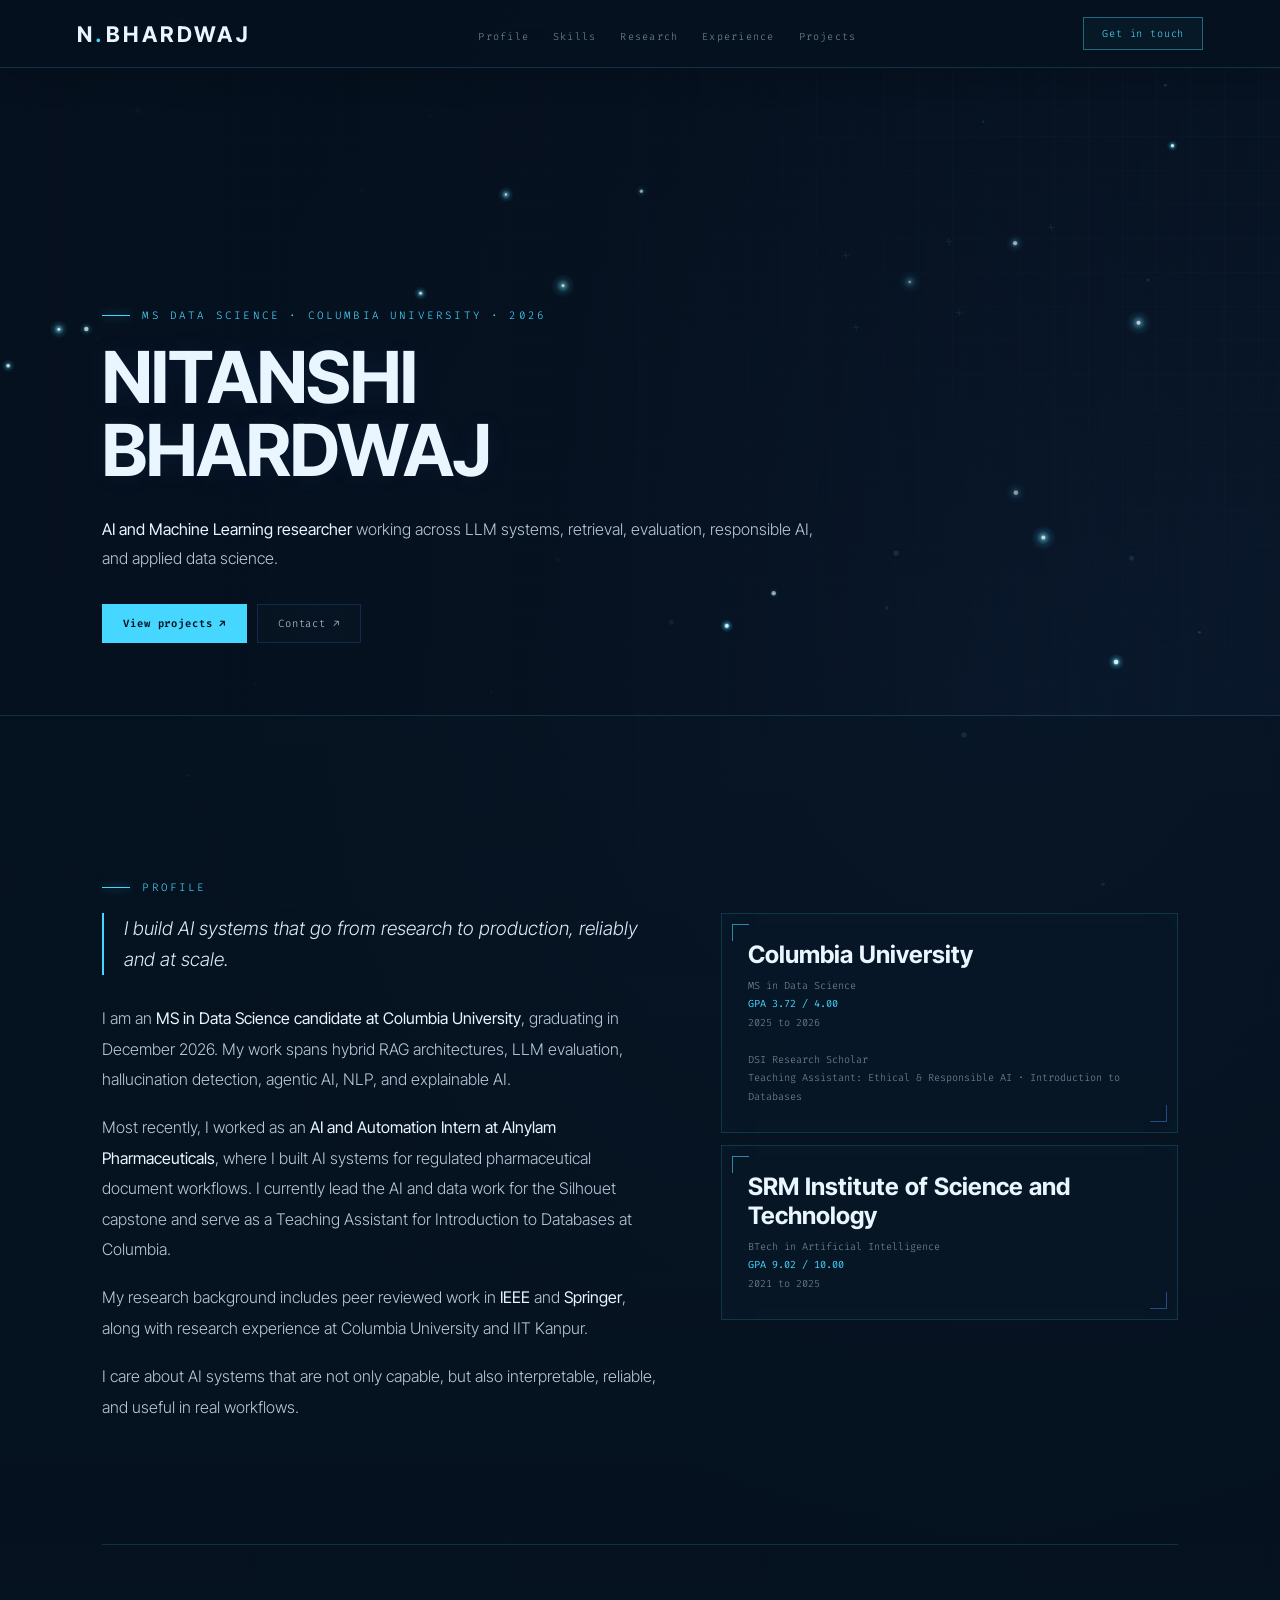
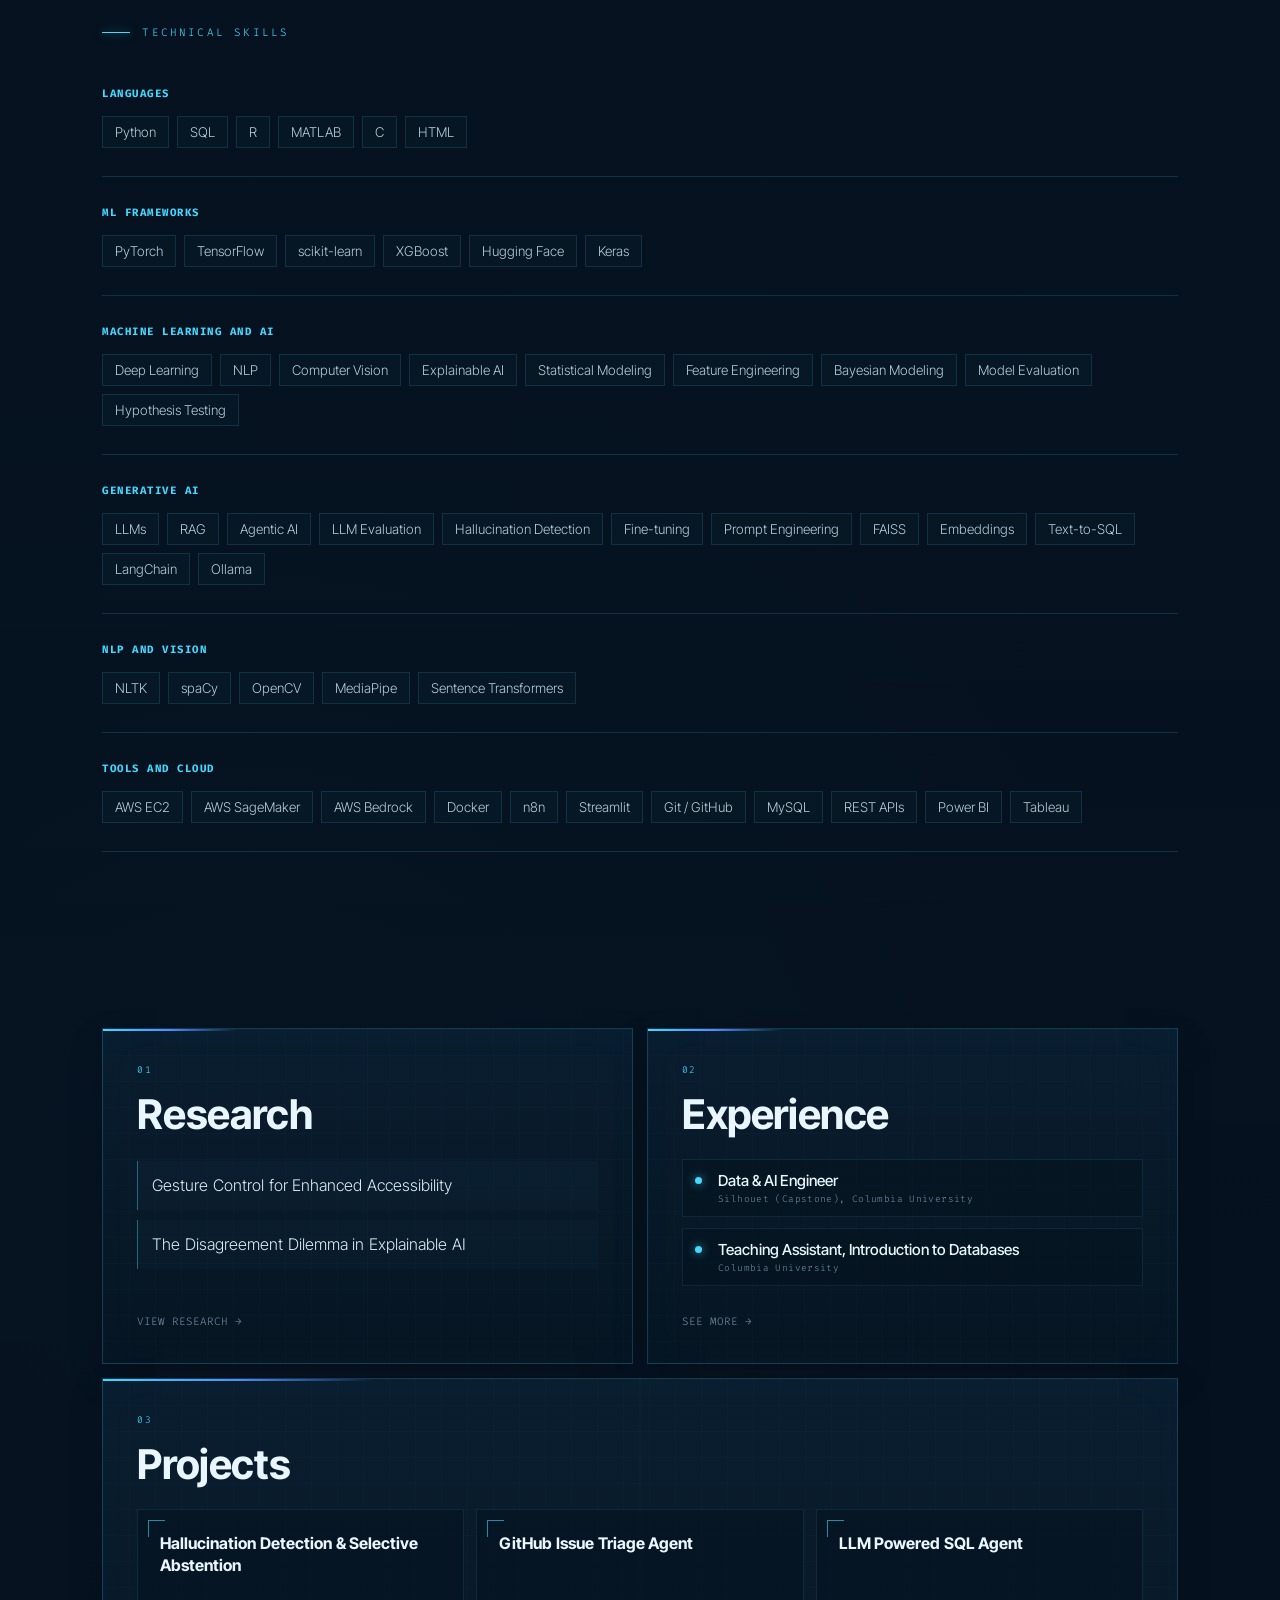
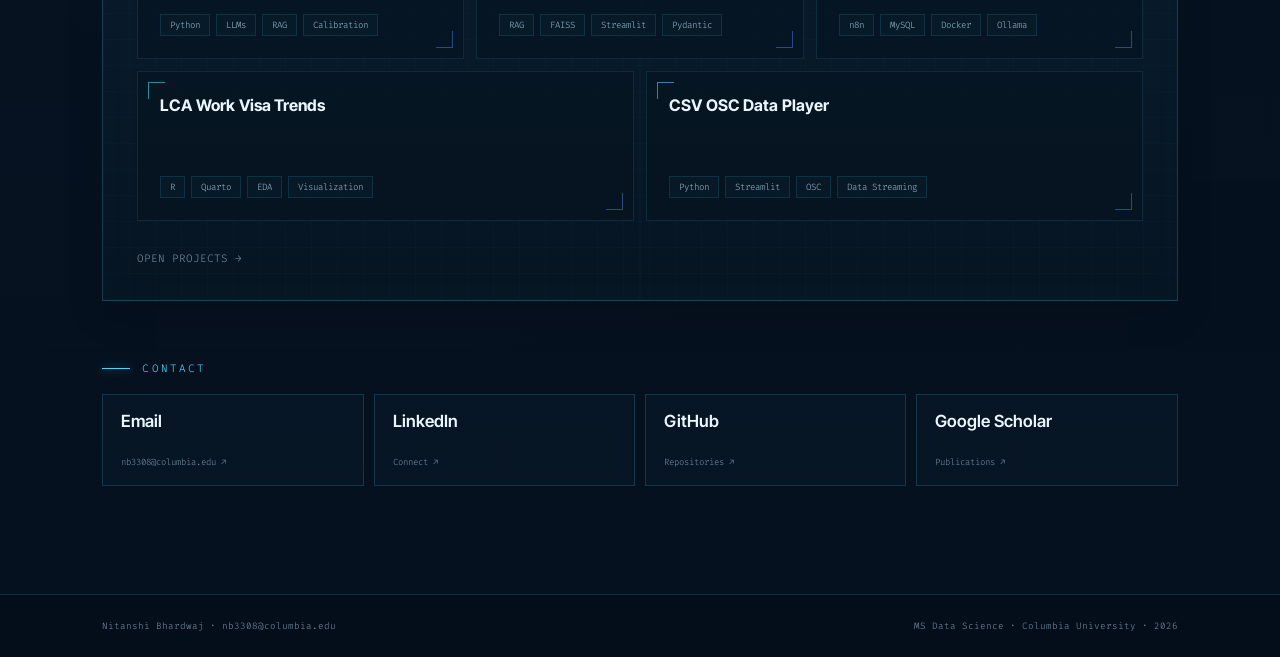
<file: index.html>
<!DOCTYPE html>
<html lang="en">
<head>
<meta charset="UTF-8"/>
<meta name="viewport" content="width=device-width,initial-scale=1.0"/>
<title>Nitanshi Bhardwaj | AI and Data Science</title>
<meta name="description" content="Nitanshi Bhardwaj, Columbia MS Data Science, AI and Machine Learning portfolio"/>
<link href="https://fonts.googleapis.com/css2?family=Inter+Tight:ital,wght@0,300;0,400;0,500;0,600;0,700;1,500;1,600&family=Fira+Code:wght@300;400;500&display=swap" rel="stylesheet"/>
<link rel="stylesheet" href="assets/site.css?v=20261009-9"/>
</head>
<body>
<nav>
<a class="nav-mark" href="index.html">N<span>.</span>BHARDWAJ</a>
<ul class="nav-links">
<li><a href="#profile">Profile</a></li>
<li><a href="#skills">Skills</a></li>
<li><a href="research.html">Research</a></li>
<li><a href="experience.html?v=20261009-9">Experience</a></li>
<li><a href="projects.html">Projects</a></li>
</ul>
<a class="nav-cta" href="#contact">Get in touch</a>
</nav>

<section class="hero">
<div class="hero-inner">
<div class="kicker">MS Data Science · Columbia University · 2026</div>
<h1>NITANSHI<br/>BHARDWAJ</h1>
<p class="hero-copy"><strong>AI and Machine Learning researcher</strong> working across LLM systems, retrieval, evaluation, responsible AI, and applied data science.</p>
<div class="hero-actions">
<a class="btn primary" href="projects.html">View projects ↗</a>
<a class="btn" href="#contact">Contact ↗</a>
</div>
</div>
</section>

<main class="home-sections">

<section id="profile" class="page home-block">
<div class="kicker">Profile</div>
<div class="content-grid">
<div class="prose">
<div class="quote">I build AI systems that go from research to production, reliably and at scale.</div>
<p>I am an <strong>MS in Data Science candidate at Columbia University</strong>, graduating in December 2026. My work spans hybrid RAG architectures, LLM evaluation, hallucination detection, agentic AI, NLP, and explainable AI.</p>
<p>Most recently, I worked as an <strong>AI and Automation Intern at Alnylam Pharmaceuticals</strong>, where I built AI systems for regulated pharmaceutical document workflows. I currently lead the AI and data work for the Silhouet capstone and serve as a Teaching Assistant for Introduction to Databases at Columbia.</p>
<p>My research background includes peer reviewed work in <strong>IEEE</strong> and <strong>Springer</strong>, along with research experience at Columbia University and IIT Kanpur.</p>
<p>I care about AI systems that are not only capable, but also interpretable, reliable, and useful in real workflows.</p>
</div>
<div>
<div class="info-card"><h3>Columbia University</h3><div class="meta">MS in Data Science<br/><strong>GPA 3.72 / 4.00</strong><br/>2025 to 2026<br/><br/>DSI Research Scholar<br/>Teaching Assistant: Ethical &amp; Responsible AI · Introduction to Databases</div></div>
<div class="info-card"><h3>SRM Institute of Science and Technology</h3><div class="meta">BTech in Artificial Intelligence<br/><strong>GPA 9.02 / 10.00</strong><br/>2021 to 2025</div></div>
</div>
</div>
</section>

<section id="skills" class="page home-block">
<div class="kicker">Technical Skills</div>
<div class="skill-group"><h3>Languages</h3><div class="skill-pills"><span class="skill-pill">Python</span><span class="skill-pill">SQL</span><span class="skill-pill">R</span><span class="skill-pill">MATLAB</span><span class="skill-pill">C</span><span class="skill-pill">HTML</span></div></div>
<div class="skill-group"><h3>ML Frameworks</h3><div class="skill-pills"><span class="skill-pill">PyTorch</span><span class="skill-pill">TensorFlow</span><span class="skill-pill">scikit-learn</span><span class="skill-pill">XGBoost</span><span class="skill-pill">Hugging Face</span><span class="skill-pill">Keras</span></div></div>
<div class="skill-group"><h3>Machine Learning and AI</h3><div class="skill-pills"><span class="skill-pill">Deep Learning</span><span class="skill-pill">NLP</span><span class="skill-pill">Computer Vision</span><span class="skill-pill">Explainable AI</span><span class="skill-pill">Statistical Modeling</span><span class="skill-pill">Feature Engineering</span><span class="skill-pill">Bayesian Modeling</span><span class="skill-pill">Model Evaluation</span><span class="skill-pill">Hypothesis Testing</span></div></div>
<div class="skill-group"><h3>Generative AI</h3><div class="skill-pills"><span class="skill-pill">LLMs</span><span class="skill-pill">RAG</span><span class="skill-pill">Agentic AI</span><span class="skill-pill">LLM Evaluation</span><span class="skill-pill">Hallucination Detection</span><span class="skill-pill">Fine-tuning</span><span class="skill-pill">Prompt Engineering</span><span class="skill-pill">FAISS</span><span class="skill-pill">Embeddings</span><span class="skill-pill">Text-to-SQL</span><span class="skill-pill">LangChain</span><span class="skill-pill">Ollama</span></div></div>
<div class="skill-group"><h3>NLP and Vision</h3><div class="skill-pills"><span class="skill-pill">NLTK</span><span class="skill-pill">spaCy</span><span class="skill-pill">OpenCV</span><span class="skill-pill">MediaPipe</span><span class="skill-pill">Sentence Transformers</span></div></div>
<div class="skill-group"><h3>Tools and Cloud</h3><div class="skill-pills"><span class="skill-pill">AWS EC2</span><span class="skill-pill">AWS SageMaker</span><span class="skill-pill">AWS Bedrock</span><span class="skill-pill">Docker</span><span class="skill-pill">n8n</span><span class="skill-pill">Streamlit</span><span class="skill-pill">Git / GitHub</span><span class="skill-pill">MySQL</span><span class="skill-pill">REST APIs</span><span class="skill-pill">Power BI</span><span class="skill-pill">Tableau</span></div></div>
</section>

<div class="home-preview-grid">

<section class="preview-card research-preview">
<div class="section-index">01</div>
<a class="preview-title-link" href="research.html"><h2 class="section-title">Research</h2></a>
<div class="preview-list">
<a href="research.html#gesture">Gesture Control for Enhanced Accessibility</a>
<a href="research.html#xai">The Disagreement Dilemma in Explainable AI</a>
</div>
<a class="section-arrow" href="research.html">VIEW RESEARCH →</a>
</section>

<section class="preview-card experience-preview">
<div class="section-index">02</div>
<a class="preview-title-link" href="experience.html?v=20261009-9"><h2 class="section-title">Experience</h2></a>
<div class="current-role-list">
<div class="current-role"><span class="status-dot"></span><div><strong>Data &amp; AI Engineer</strong><small>Silhouet (Capstone), Columbia University</small></div></div>
<div class="current-role"><span class="status-dot"></span><div><strong>Teaching Assistant, Introduction to Databases</strong><small>Columbia University</small></div></div>
</div>
<a class="section-arrow" href="experience.html?v=20261009-9">SEE MORE →</a>
</section>

<section class="preview-card projects-preview">
<div class="section-index">03</div>
<a class="preview-title-link" href="projects.html"><h2 class="section-title">Projects</h2></a>
<div class="project-home-grid">
<a class="project-mini" href="projects.html#hallucination"><h3>Hallucination Detection &amp; Selective Abstention</h3><div class="tags"><span class="tag">Python</span><span class="tag">LLMs</span><span class="tag">RAG</span><span class="tag">Calibration</span></div></a>
<a class="project-mini" href="projects.html#triage"><h3>GitHub Issue Triage Agent</h3><div class="tags"><span class="tag">RAG</span><span class="tag">FAISS</span><span class="tag">Streamlit</span><span class="tag">Pydantic</span></div></a>
<a class="project-mini" href="projects.html#sql-agent"><h3>LLM Powered SQL Agent</h3><div class="tags"><span class="tag">n8n</span><span class="tag">MySQL</span><span class="tag">Docker</span><span class="tag">Ollama</span></div></a>
<a class="project-mini" href="projects.html#visa"><h3>LCA Work Visa Trends</h3><div class="tags"><span class="tag">R</span><span class="tag">Quarto</span><span class="tag">EDA</span><span class="tag">Visualization</span></div></a>
<a class="project-mini" href="projects.html#dataplayer"><h3>CSV OSC Data Player</h3><div class="tags"><span class="tag">Python</span><span class="tag">Streamlit</span><span class="tag">OSC</span><span class="tag">Data Streaming</span></div></a>
</div>
<a class="section-arrow" href="projects.html">OPEN PROJECTS →</a>
</section>

<section id="contact" class="home-contact">
<div class="kicker">Contact</div>
<div class="contact-mini-grid">
<a class="contact-mini" href="mailto:nb3308@columbia.edu"><strong>Email</strong><span>nb3308@columbia.edu ↗</span></a>
<a class="contact-mini" href="https://linkedin.com/in/nitanshi-bhardwaj" target="_blank"><strong>LinkedIn</strong><span>Connect ↗</span></a>
<a class="contact-mini" href="https://github.com/Nitanshi-Bhardwaj" target="_blank"><strong>GitHub</strong><span>Repositories ↗</span></a>
<a class="contact-mini" href="https://scholar.google.com/citations?user=kpOdxfIAAAAJ" target="_blank"><strong>Google Scholar</strong><span>Publications ↗</span></a>
</div>
</section>

</div>
</main>

<footer>
<span>Nitanshi Bhardwaj · nb3308@columbia.edu</span>
<span>MS Data Science · Columbia University · 2026</span>
</footer>
<script src="assets/site.js?v=20261009-9"></script>
</body>
</html>
</file>
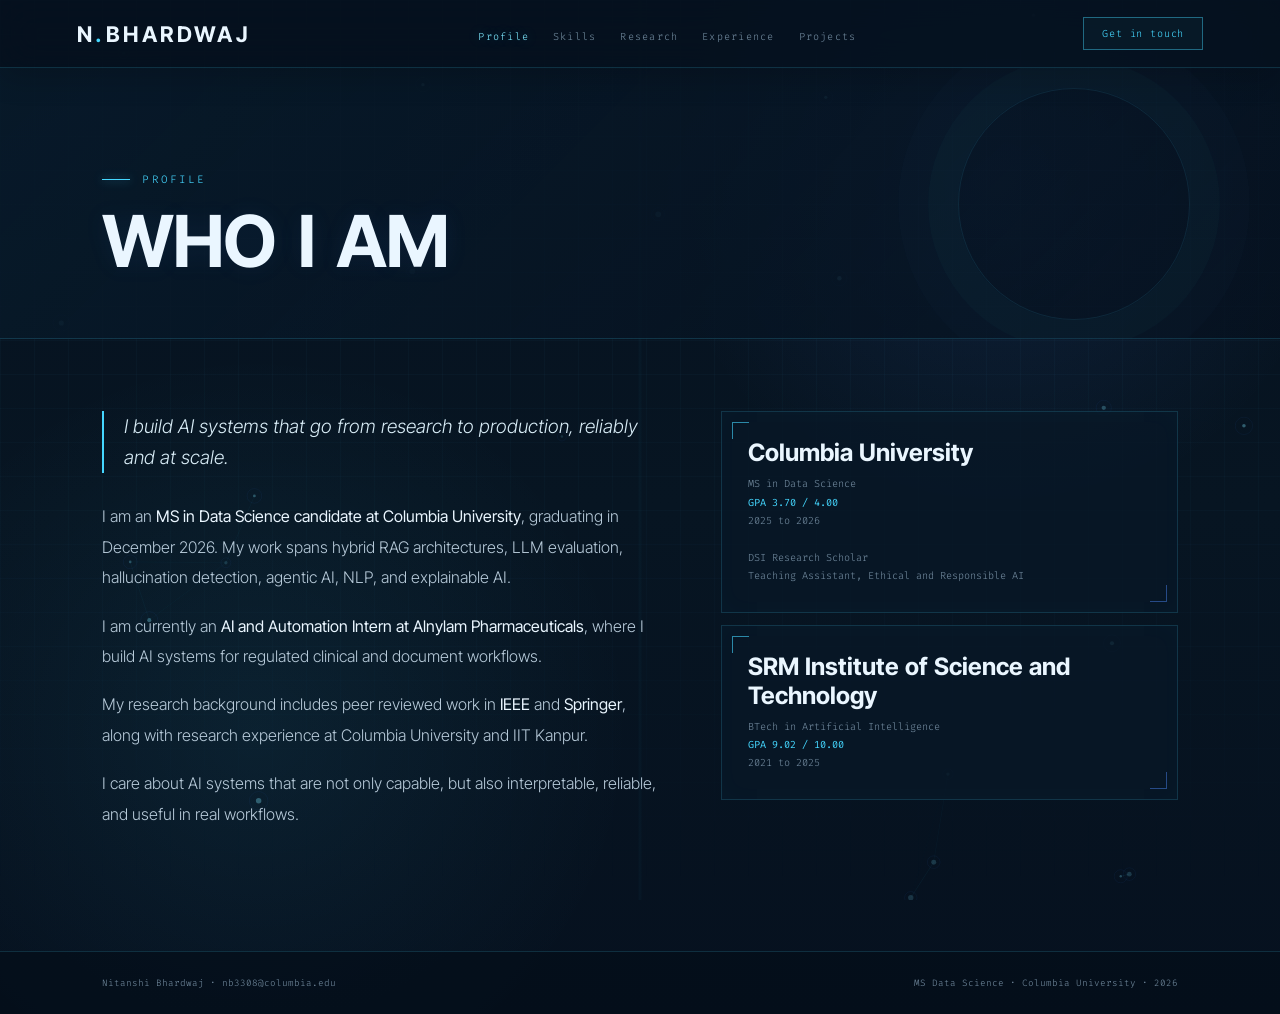
<file: about.html>
<!DOCTYPE html>
<html lang="en">
<head>
<meta charset="UTF-8"/>
<meta name="viewport" content="width=device-width,initial-scale=1.0"/>
<title>Profile | Nitanshi Bhardwaj</title>
<meta name="description" content="Nitanshi Bhardwaj, Columbia MS Data Science, AI and Machine Learning portfolio"/>
<link href="https://fonts.googleapis.com/css2?family=Inter+Tight:ital,wght@0,300;0,400;0,500;0,600;0,700;1,500;1,600&family=Fira+Code:wght@300;400;500&display=swap" rel="stylesheet"/>
<link rel="stylesheet" href="assets/site.css?v=20261009-9"/>
</head><body><nav>
<a class="nav-mark" href="index.html">N<span>.</span>BHARDWAJ</a>
<ul class="nav-links">
<li><a class="active" href="about.html">Profile</a></li>
<li><a class="" href="skills.html">Skills</a></li>
<li><a class="" href="research.html">Research</a></li>
<li><a class="" href="experience.html">Experience</a></li>
<li><a class="" href="projects.html">Projects</a></li>
</ul>
<a class="nav-cta" href="index.html#contact">Get in touch</a>
</nav>
<header class="page-head"><div class="kicker">Profile</div><h1>WHO I AM</h1></header>
<main class="page"><div class="content-grid">
<div class="prose"><div class="quote">I build AI systems that go from research to production, reliably and at scale.</div>
<p>I am an <strong>MS in Data Science candidate at Columbia University</strong>, graduating in December 2026. My work spans hybrid RAG architectures, LLM evaluation, hallucination detection, agentic AI, NLP, and explainable AI.</p>
<p>I am currently an <strong>AI and Automation Intern at Alnylam Pharmaceuticals</strong>, where I build AI systems for regulated clinical and document workflows.</p>
<p>My research background includes peer reviewed work in <strong>IEEE</strong> and <strong>Springer</strong>, along with research experience at Columbia University and IIT Kanpur.</p>
<p>I care about AI systems that are not only capable, but also interpretable, reliable, and useful in real workflows.</p></div>
<div><div class="info-card"><h3>Columbia University</h3><div class="meta">MS in Data Science<br/><strong>GPA 3.70 / 4.00</strong><br/>2025 to 2026<br/><br/>DSI Research Scholar<br/>Teaching Assistant, Ethical and Responsible AI</div></div>
<div class="info-card"><h3>SRM Institute of Science and Technology</h3><div class="meta">BTech in Artificial Intelligence<br/><strong>GPA 9.02 / 10.00</strong><br/>2021 to 2025</div></div></div>
</div></main><footer><span>Nitanshi Bhardwaj · nb3308@columbia.edu</span><span>MS Data Science · Columbia University · 2026</span></footer><script src="assets/site.js?v=20261009-9"></script></body></html>
</file>
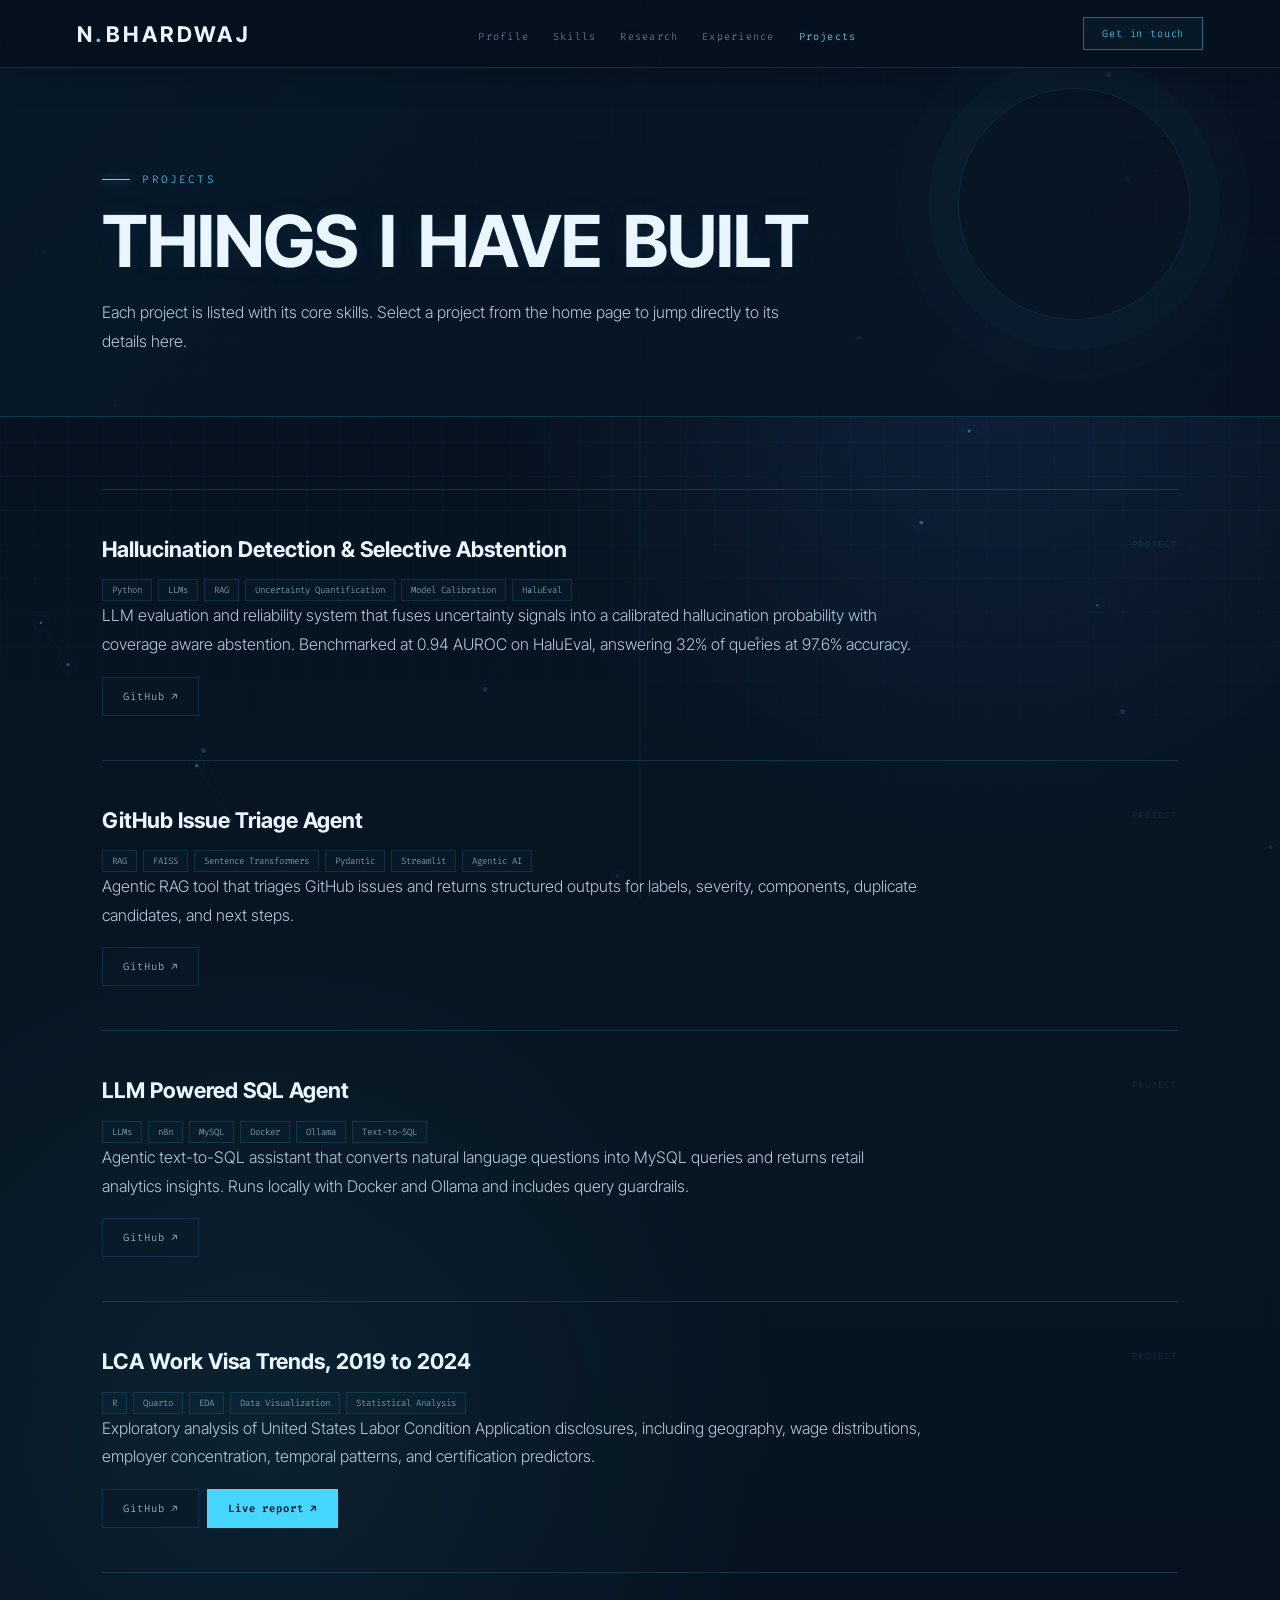
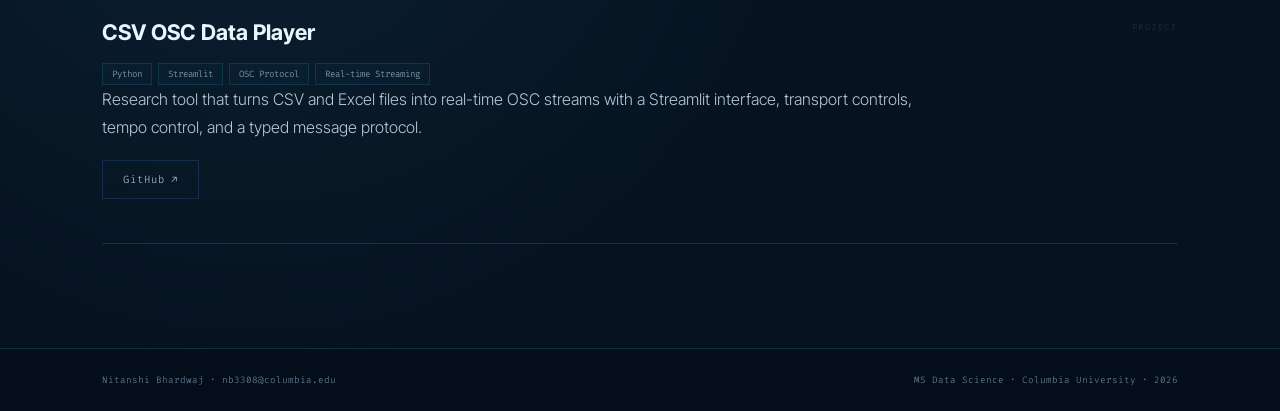
<file: projects.html>
<!DOCTYPE html>
<html lang="en">
<head>
<meta charset="UTF-8"/>
<meta name="viewport" content="width=device-width,initial-scale=1.0"/>
<title>Projects | Nitanshi Bhardwaj</title>
<meta name="description" content="Nitanshi Bhardwaj, Columbia MS Data Science, AI and Machine Learning portfolio"/>
<link href="https://fonts.googleapis.com/css2?family=Inter+Tight:ital,wght@0,300;0,400;0,500;0,600;0,700;1,500;1,600&family=Fira+Code:wght@300;400;500&display=swap" rel="stylesheet"/>
<link rel="stylesheet" href="assets/site.css?v=20261009-9"/>
</head><body><nav>
<a class="nav-mark" href="index.html">N<span>.</span>BHARDWAJ</a>
<ul class="nav-links">
<li><a class="" href="index.html#profile">Profile</a></li>
<li><a class="" href="index.html#skills">Skills</a></li>
<li><a class="" href="research.html">Research</a></li>
<li><a class="" href="experience.html">Experience</a></li>
<li><a class="active" href="projects.html">Projects</a></li>
</ul>
<a class="nav-cta" href="index.html#contact">Get in touch</a>
</nav>
<header class="page-head"><div class="kicker">Projects</div><h1>THINGS I HAVE BUILT</h1><p>Each project is listed with its core skills. Select a project from the home page to jump directly to its details here.</p></header>
<main class="page">
<section id="hallucination" class="project-detail"><h2>Hallucination Detection &amp; Selective Abstention</h2><div class="tags"><span class="tag">Python</span><span class="tag">LLMs</span><span class="tag">RAG</span><span class="tag">Uncertainty Quantification</span><span class="tag">Model Calibration</span><span class="tag">HaluEval</span></div><p>LLM evaluation and reliability system that fuses uncertainty signals into a calibrated hallucination probability with coverage aware abstention. Benchmarked at 0.94 AUROC on HaluEval, answering 32% of queries at 97.6% accuracy.</p><div class="project-links"><a class="btn" href="https://github.com/Nitanshi-Bhardwaj" target="_blank">GitHub ↗</a></div></section>
<section id="triage" class="project-detail"><h2>GitHub Issue Triage Agent</h2><div class="tags"><span class="tag">RAG</span><span class="tag">FAISS</span><span class="tag">Sentence Transformers</span><span class="tag">Pydantic</span><span class="tag">Streamlit</span><span class="tag">Agentic AI</span></div><p>Agentic RAG tool that triages GitHub issues and returns structured outputs for labels, severity, components, duplicate candidates, and next steps.</p><div class="project-links"><a class="btn" href="https://github.com/Nitanshi-Bhardwaj/Github-Issue-Triage-Agent" target="_blank">GitHub ↗</a></div></section>
<section id="sql-agent" class="project-detail"><h2>LLM Powered SQL Agent</h2><div class="tags"><span class="tag">LLMs</span><span class="tag">n8n</span><span class="tag">MySQL</span><span class="tag">Docker</span><span class="tag">Ollama</span><span class="tag">Text-to-SQL</span></div><p>Agentic text-to-SQL assistant that converts natural language questions into MySQL queries and returns retail analytics insights. Runs locally with Docker and Ollama and includes query guardrails.</p><div class="project-links"><a class="btn" href="https://github.com/Nitanshi-Bhardwaj/LLM-SQL-Agent-n8n" target="_blank">GitHub ↗</a></div></section>
<section id="visa" class="project-detail"><h2>LCA Work Visa Trends, 2019 to 2024</h2><div class="tags"><span class="tag">R</span><span class="tag">Quarto</span><span class="tag">EDA</span><span class="tag">Data Visualization</span><span class="tag">Statistical Analysis</span></div><p>Exploratory analysis of United States Labor Condition Application disclosures, including geography, wage distributions, employer concentration, temporal patterns, and certification predictors.</p><div class="project-links"><a class="btn" href="https://github.com/Nitanshi-Bhardwaj/LCA-Work-Visa-Trends" target="_blank">GitHub ↗</a><a class="btn primary" href="https://nitanshi-bhardwaj.github.io/LCA-Work-Visa-Trends/" target="_blank">Live report ↗</a></div></section>
<section id="dataplayer" class="project-detail"><h2>CSV OSC Data Player</h2><div class="tags"><span class="tag">Python</span><span class="tag">Streamlit</span><span class="tag">OSC Protocol</span><span class="tag">Real-time Streaming</span></div><p>Research tool that turns CSV and Excel files into real-time OSC streams with a Streamlit interface, transport controls, tempo control, and a typed message protocol.</p><div class="project-links"><a class="btn" href="https://github.com/Nitanshi-Bhardwaj/CSV-OSC-DataPlayer" target="_blank">GitHub ↗</a></div></section>
</main><footer><span>Nitanshi Bhardwaj · nb3308@columbia.edu</span><span>MS Data Science · Columbia University · 2026</span></footer><script src="assets/site.js?v=20261009-9"></script></body></html>
</file>
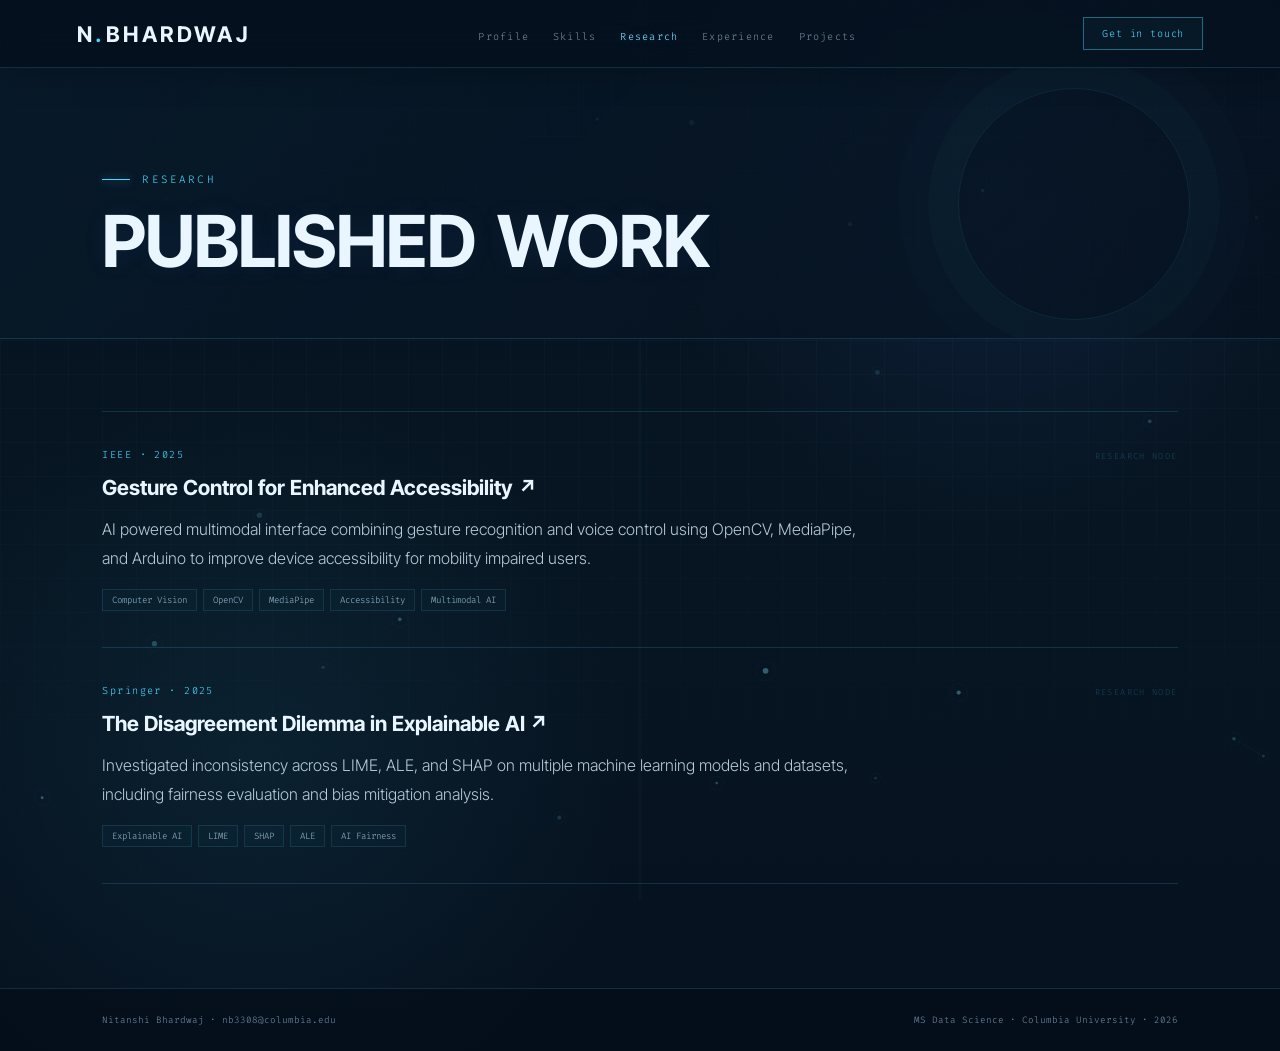
<file: research.html>
<!DOCTYPE html>
<html lang="en">
<head>
<meta charset="UTF-8"/>
<meta name="viewport" content="width=device-width,initial-scale=1.0"/>
<title>Research | Nitanshi Bhardwaj</title>
<meta name="description" content="Nitanshi Bhardwaj research in explainable AI, accessibility, computer vision, and responsible AI"/>
<link href="https://fonts.googleapis.com/css2?family=Inter+Tight:ital,wght@0,300;0,400;0,500;0,600;0,700;1,500;1,600&family=Fira+Code:wght@300;400;500&display=swap" rel="stylesheet"/>
<link rel="stylesheet" href="assets/site.css?v=20261009-9"/>
</head>
<body>
<nav>
<a class="nav-mark" href="index.html">N<span>.</span>BHARDWAJ</a>
<ul class="nav-links">
<li><a href="index.html#profile">Profile</a></li>
<li><a href="index.html#skills">Skills</a></li>
<li><a class="active" href="research.html">Research</a></li>
<li><a href="experience.html">Experience</a></li>
<li><a href="projects.html">Projects</a></li>
</ul>
<a class="nav-cta" href="index.html#contact">Get in touch</a>
</nav>
<header class="page-head"><div class="kicker">Research</div><h1>PUBLISHED WORK</h1></header>
<main class="page"><div class="research-list">
<article id="gesture" class="paper"><div class="paper-label">IEEE · 2025</div><h2><a href="https://ieeexplore.ieee.org/document/11209599" target="_blank">Gesture Control for Enhanced Accessibility ↗</a></h2><p>AI powered multimodal interface combining gesture recognition and voice control using OpenCV, MediaPipe, and Arduino to improve device accessibility for mobility impaired users.</p><div class="tags" style="margin-top:16px"><span class="tag">Computer Vision</span><span class="tag">OpenCV</span><span class="tag">MediaPipe</span><span class="tag">Accessibility</span><span class="tag">Multimodal AI</span></div></article>
<article id="xai" class="paper"><div class="paper-label">Springer · 2025</div><h2><a href="https://link.springer.com/article/10.1007/s13198-025-02712-9" target="_blank">The Disagreement Dilemma in Explainable AI ↗</a></h2><p>Investigated inconsistency across LIME, ALE, and SHAP on multiple machine learning models and datasets, including fairness evaluation and bias mitigation analysis.</p><div class="tags" style="margin-top:16px"><span class="tag">Explainable AI</span><span class="tag">LIME</span><span class="tag">SHAP</span><span class="tag">ALE</span><span class="tag">AI Fairness</span></div></article>
</div></main>
<footer><span>Nitanshi Bhardwaj · nb3308@columbia.edu</span><span>MS Data Science · Columbia University · 2026</span></footer>
<script src="assets/site.js?v=20261009-9"></script>
</body></html>
</file>
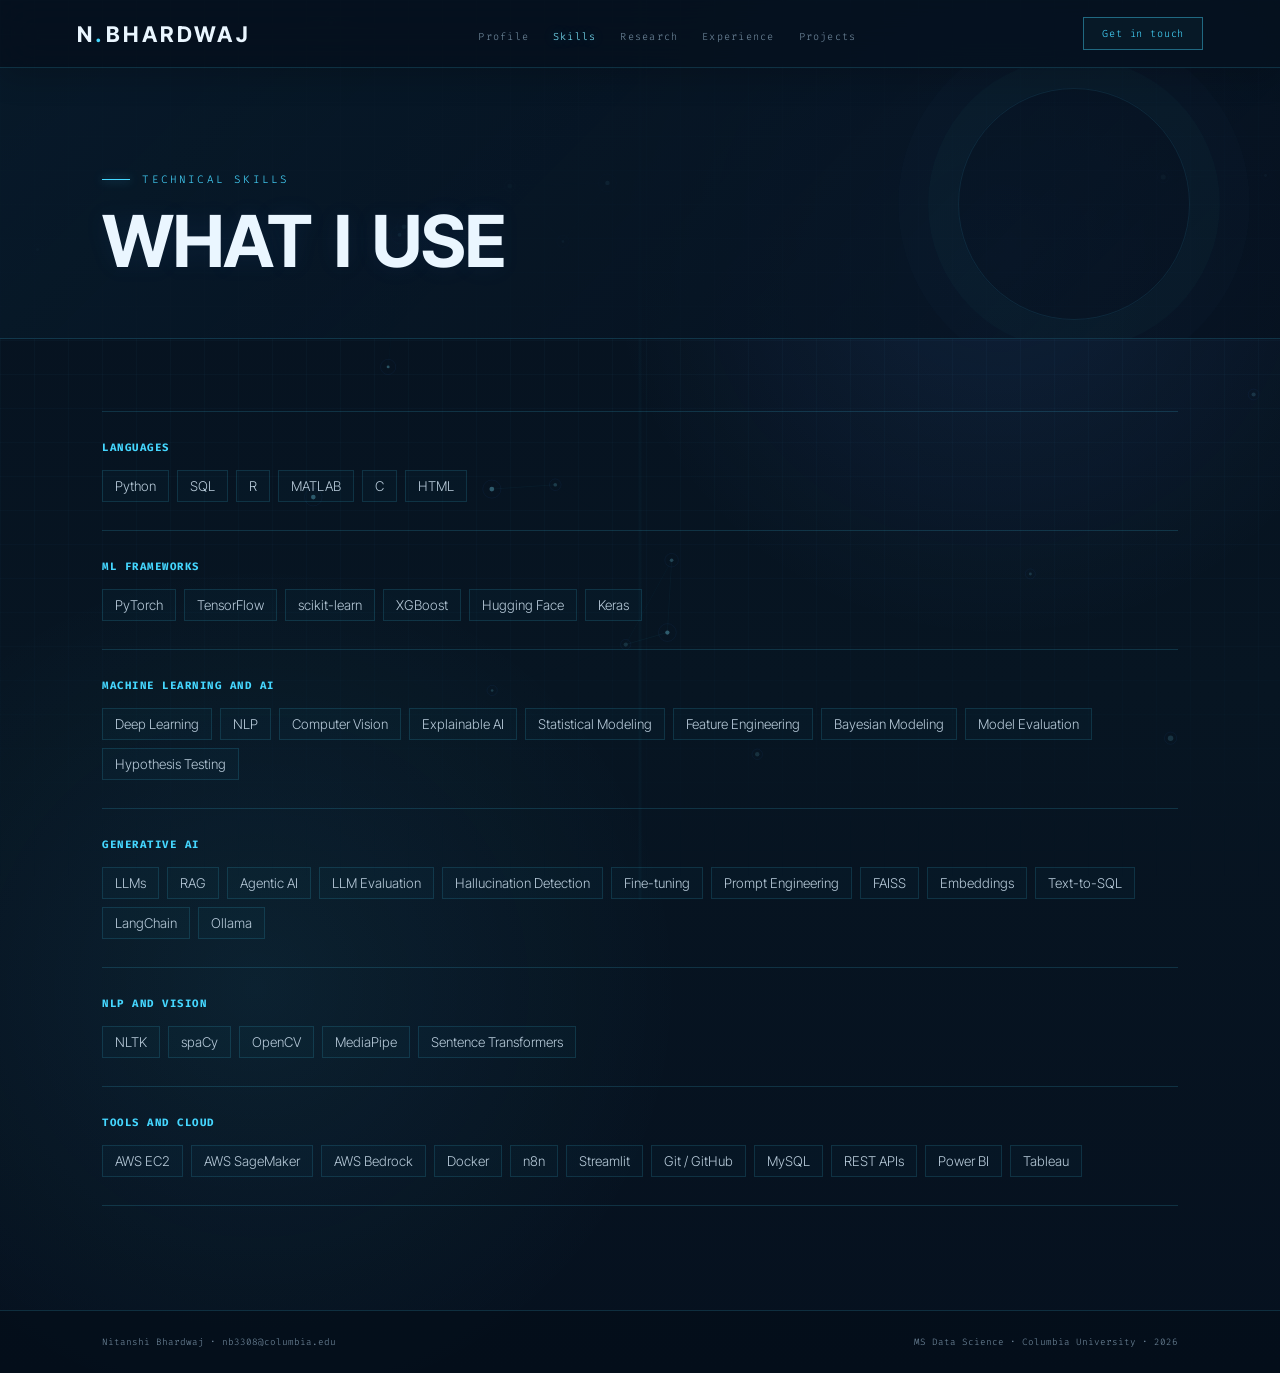
<file: skills.html>
<!DOCTYPE html>
<html lang="en">
<head>
<meta charset="UTF-8"/>
<meta name="viewport" content="width=device-width,initial-scale=1.0"/>
<title>Skills | Nitanshi Bhardwaj</title>
<meta name="description" content="Nitanshi Bhardwaj, Columbia MS Data Science, AI and Machine Learning portfolio"/>
<link href="https://fonts.googleapis.com/css2?family=Inter+Tight:ital,wght@0,300;0,400;0,500;0,600;0,700;1,500;1,600&family=Fira+Code:wght@300;400;500&display=swap" rel="stylesheet"/>
<link rel="stylesheet" href="assets/site.css?v=20261009-9"/>
</head><body><nav>
<a class="nav-mark" href="index.html">N<span>.</span>BHARDWAJ</a>
<ul class="nav-links">
<li><a class="" href="about.html">Profile</a></li>
<li><a class="active" href="skills.html">Skills</a></li>
<li><a class="" href="research.html">Research</a></li>
<li><a class="" href="experience.html">Experience</a></li>
<li><a class="" href="projects.html">Projects</a></li>
</ul>
<a class="nav-cta" href="index.html#contact">Get in touch</a>
</nav>
<header class="page-head"><div class="kicker">Technical Skills</div><h1>WHAT I USE</h1></header>
<main class="page">
<div class="skill-group"><h3>Languages</h3><div class="skill-pills"><span class="skill-pill">Python</span><span class="skill-pill">SQL</span><span class="skill-pill">R</span><span class="skill-pill">MATLAB</span><span class="skill-pill">C</span><span class="skill-pill">HTML</span></div></div>
<div class="skill-group"><h3>ML Frameworks</h3><div class="skill-pills"><span class="skill-pill">PyTorch</span><span class="skill-pill">TensorFlow</span><span class="skill-pill">scikit-learn</span><span class="skill-pill">XGBoost</span><span class="skill-pill">Hugging Face</span><span class="skill-pill">Keras</span></div></div>
<div class="skill-group"><h3>Machine Learning and AI</h3><div class="skill-pills"><span class="skill-pill">Deep Learning</span><span class="skill-pill">NLP</span><span class="skill-pill">Computer Vision</span><span class="skill-pill">Explainable AI</span><span class="skill-pill">Statistical Modeling</span><span class="skill-pill">Feature Engineering</span><span class="skill-pill">Bayesian Modeling</span><span class="skill-pill">Model Evaluation</span><span class="skill-pill">Hypothesis Testing</span></div></div>
<div class="skill-group"><h3>Generative AI</h3><div class="skill-pills"><span class="skill-pill">LLMs</span><span class="skill-pill">RAG</span><span class="skill-pill">Agentic AI</span><span class="skill-pill">LLM Evaluation</span><span class="skill-pill">Hallucination Detection</span><span class="skill-pill">Fine-tuning</span><span class="skill-pill">Prompt Engineering</span><span class="skill-pill">FAISS</span><span class="skill-pill">Embeddings</span><span class="skill-pill">Text-to-SQL</span><span class="skill-pill">LangChain</span><span class="skill-pill">Ollama</span></div></div>
<div class="skill-group"><h3>NLP and Vision</h3><div class="skill-pills"><span class="skill-pill">NLTK</span><span class="skill-pill">spaCy</span><span class="skill-pill">OpenCV</span><span class="skill-pill">MediaPipe</span><span class="skill-pill">Sentence Transformers</span></div></div>
<div class="skill-group"><h3>Tools and Cloud</h3><div class="skill-pills"><span class="skill-pill">AWS EC2</span><span class="skill-pill">AWS SageMaker</span><span class="skill-pill">AWS Bedrock</span><span class="skill-pill">Docker</span><span class="skill-pill">n8n</span><span class="skill-pill">Streamlit</span><span class="skill-pill">Git / GitHub</span><span class="skill-pill">MySQL</span><span class="skill-pill">REST APIs</span><span class="skill-pill">Power BI</span><span class="skill-pill">Tableau</span></div></div>
</main><footer><span>Nitanshi Bhardwaj · nb3308@columbia.edu</span><span>MS Data Science · Columbia University · 2026</span></footer><script src="assets/site.js?v=20261009-9"></script></body></html>
</file>
<file: assets/site.css>
@import url('https://fonts.googleapis.com/css2?family=Inter+Tight:ital,wght@0,300;0,400;0,500;0,600;0,700;1,500;1,600&family=Fira+Code:wght@300;400;500&display=swap');

:root{
  --bg:#06111f;
  --bg2:#081827;
  --panel:rgba(8,24,39,.78);
  --panel2:rgba(10,31,49,.72);
  --cyan:#45d7ff;
  --cyan2:#7ee8ff;
  --blue:#4f8cff;
  --violet:#8b7cf6;
  --white:#eaf6ff;
  --text:#b7cad9;
  --muted:#71899d;
  --line:rgba(69,215,255,.16);
  --line2:rgba(79,140,255,.18);
  --grid:rgba(76,164,220,.055);
  --glow:0 0 24px rgba(69,215,255,.13);
}
*{box-sizing:border-box;margin:0;padding:0}
html{scroll-behavior:smooth;background:var(--bg)}
body{
  color:var(--white);
  font-family:'Inter Tight',sans-serif;
  font-weight:300;
  min-height:100vh;
  background:
    radial-gradient(circle at 78% 18%,rgba(79,140,255,.11),transparent 26%),
    radial-gradient(circle at 20% 72%,rgba(69,215,255,.07),transparent 30%),
    linear-gradient(180deg,#06111f 0%,#071522 50%,#06111f 100%);
  overflow-x:hidden;
}
body::before{
  content:'';
  position:fixed;
  inset:0;
  pointer-events:none;
  z-index:0;
  background-image:
    linear-gradient(var(--grid) 1px,transparent 1px),
    linear-gradient(90deg,var(--grid) 1px,transparent 1px);
  background-size:34px 34px;
  mask-image:linear-gradient(to bottom,rgba(0,0,0,.95),rgba(0,0,0,.42) 70%,transparent);
}
body::after{
  content:'';
  position:fixed;
  inset:0;
  pointer-events:none;
  z-index:0;
  background:linear-gradient(90deg,transparent 49.8%,rgba(69,215,255,.035) 50%,transparent 50.2%);
}
a{color:inherit}
nav,.hero,.home-sections,.page-head,.page,footer{position:relative;z-index:2}
#neural-canvas{
  position:fixed;
  inset:0;
  width:100%;
  height:100%;
  z-index:1;
  pointer-events:none;
  opacity:.5;
}
nav{
  position:sticky;
  top:0;
  z-index:50;
  padding:17px 6vw;
  display:flex;
  align-items:center;
  justify-content:space-between;
  border-bottom:1px solid var(--line);
  background:rgba(6,17,31,.83);
  backdrop-filter:blur(18px);
  box-shadow:0 10px 30px rgba(0,0,0,.16);
}
.nav-mark{
  font-family:'Inter Tight',sans-serif;
  font-size:1.35rem;
  letter-spacing:.16em;
  text-decoration:none;
  color:var(--white);
}
.nav-mark span{color:var(--cyan)}
.nav-links{display:flex;gap:24px;list-style:none}
.nav-links a{
  font-family:'Fira Code',monospace;
  font-size:.64rem;
  color:var(--muted);
  text-decoration:none;
  letter-spacing:.12em;
  transition:.2s;
}
.nav-links a:hover,.nav-links a.active{color:var(--cyan2);text-shadow:0 0 12px rgba(69,215,255,.35)}
.nav-cta,.btn{
  position:relative;
  overflow:hidden;
}
.nav-cta{
  padding:9px 18px;
  border:1px solid rgba(69,215,255,.42);
  font-family:'Fira Code',monospace;
  font-size:.64rem;
  color:var(--cyan);
  text-decoration:none;
  letter-spacing:.08em;
  background:rgba(69,215,255,.035);
  transition:.2s;
}
.nav-cta:hover{background:rgba(69,215,255,.12);box-shadow:var(--glow)}
.hero{
  min-height:72vh;
  padding:110px 8vw 72px;
  display:flex;
  align-items:flex-end;
  overflow:hidden;
  border-bottom:1px solid var(--line);
  background:
    linear-gradient(90deg,rgba(6,17,31,.96) 0%,rgba(6,17,31,.84) 45%,rgba(6,17,31,.36) 100%);
}
.hero::after{
  content:'+   +   +   +   +';
  position:absolute;
  right:8vw;
  top:20%;
  width:26vw;
  min-width:250px;
  color:rgba(69,215,255,.11);
  font-family:'Fira Code',monospace;
  letter-spacing:2.6em;
  line-height:4.5;
  transform:rotate(-8deg);
}
.hero-inner{position:relative;z-index:3;max-width:1050px}
.kicker{
  display:inline-flex;
  align-items:center;
  gap:12px;
  font-family:'Fira Code',monospace;
  color:var(--cyan);
  letter-spacing:.2em;
  text-transform:uppercase;
  font-size:.68rem;
  margin-bottom:18px;
}
.kicker::before{
  content:'';
  width:28px;
  height:1px;
  background:var(--cyan);
  box-shadow:0 0 10px rgba(69,215,255,.7);
}
.hero h1,.page-head h1{
  font-family:'Inter Tight',sans-serif;
  font-size:clamp(4rem,10vw,9rem);
  line-height:.88;
  letter-spacing:.025em;
  color:var(--white);
  text-shadow:0 0 24px rgba(79,140,255,.08);
}
.hero h1 em,.page-head h1 em{
  font-family:'Inter Tight',sans-serif;
  font-style:italic;
  color:var(--cyan);
  font-size:.74em;
  text-shadow:0 0 24px rgba(69,215,255,.2);
}
.hero-copy{
  max-width:720px;
  color:var(--text);
  font-size:1rem;
  line-height:1.85;
  margin-top:28px;
}
.hero-copy strong{color:var(--white);font-weight:400}
.hero-actions{display:flex;gap:10px;flex-wrap:wrap;margin-top:30px}
.btn{
  display:inline-flex;
  align-items:center;
  gap:9px;
  padding:12px 20px;
  border:1px solid var(--line2);
  font-family:'Fira Code',monospace;
  font-size:.66rem;
  text-decoration:none;
  letter-spacing:.08em;
  color:var(--text);
  background:rgba(8,24,39,.5);
  transition:.2s;
}
.btn:hover{color:var(--cyan2);border-color:rgba(69,215,255,.5);box-shadow:var(--glow)}
.btn.primary{
  color:#06111f;
  border-color:var(--cyan);
  background:var(--cyan);
  font-weight:600;
}
.btn.primary:hover{background:var(--cyan2);color:#041018}
.home-sections{padding:84px 8vw 104px}
.section-grid{
  display:grid;
  grid-template-columns:repeat(2,minmax(0,1fr));
  gap:12px;
  background:transparent;
  border:none;
}
.section-card{
  background:linear-gradient(180deg,rgba(9,29,47,.7),rgba(7,22,36,.7));
  border:1px solid var(--line);
  min-height:190px;
  padding:34px;
  display:flex;
  flex-direction:column;
  justify-content:space-between;
  text-decoration:none;
  position:relative;
  overflow:hidden;
  transition:.25s;
  box-shadow:inset 0 0 24px rgba(69,215,255,.015);
}
.section-card::before,
.info-card::before,
.project-mini::before,
.contact-card::before{
  content:'';
  position:absolute;
  left:10px;
  top:10px;
  width:16px;
  height:16px;
  border-left:1px solid var(--cyan);
  border-top:1px solid var(--cyan);
  opacity:.6;
}
.section-card::after,
.info-card::after,
.project-mini::after,
.contact-card::after{
  content:'';
  position:absolute;
  right:10px;
  bottom:10px;
  width:16px;
  height:16px;
  border-right:1px solid var(--blue);
  border-bottom:1px solid var(--blue);
  opacity:.45;
}
.section-card:hover{
  transform:translateY(-2px);
  border-color:rgba(69,215,255,.4);
  background:linear-gradient(180deg,rgba(10,36,57,.82),rgba(7,24,39,.82));
  box-shadow:0 0 30px rgba(69,215,255,.07);
}
.section-index{
  font-family:'Fira Code',monospace;
  color:rgba(69,215,255,.65);
  font-size:.61rem;
  letter-spacing:.14em;
}
.section-title{
  font-family:'Inter Tight',sans-serif;
  font-size:clamp(2rem,4vw,3.7rem);
  letter-spacing:.05em;
}
.section-arrow{
  font-family:'Fira Code',monospace;
  color:var(--muted);
  font-size:.68rem;
  transition:.2s;
}
.section-card:hover .section-arrow{color:var(--cyan);transform:translateX(5px)}
.projects-preview{grid-column:1/-1;min-height:auto}
.project-mini-list{
  display:grid;
  grid-template-columns:repeat(2,minmax(0,1fr));
  gap:10px;
  background:transparent;
  margin-top:22px;
}
.project-mini{
  position:relative;
  background:rgba(6,20,33,.76);
  border:1px solid rgba(69,215,255,.11);
  padding:22px;
  text-decoration:none;
  transition:.2s;
}
.project-mini:hover{background:rgba(9,34,53,.85);border-color:rgba(69,215,255,.3)}
.project-mini h3{
  font-family:'Inter Tight',sans-serif;
  font-size:1rem;
  line-height:1.4;
  margin-bottom:12px;
}
.tags{display:flex;flex-wrap:wrap;gap:6px}
.tag{
  padding:4px 9px;
  border:1px solid rgba(69,215,255,.13);
  font-family:'Fira Code',monospace;
  font-size:.57rem;
  color:#8fb0c5;
  background:rgba(69,215,255,.025);
}
.page-head{
  padding:96px 8vw 60px;
  border-bottom:1px solid var(--line);
  background:linear-gradient(135deg,rgba(8,26,42,.92),rgba(6,17,31,.72));
  overflow:hidden;
}
.page-head::after{
  content:'';
  position:absolute;
  right:7vw;
  top:20px;
  width:230px;
  height:230px;
  border:1px solid rgba(69,215,255,.1);
  border-radius:50%;
  box-shadow:0 0 0 30px rgba(69,215,255,.018),0 0 0 60px rgba(79,140,255,.012);
}
.page-head p{max-width:680px;color:var(--text);line-height:1.8;margin-top:20px}
.page{padding:72px 8vw 104px;max-width:1280px;margin:0 auto}
.content-grid{display:grid;grid-template-columns:1.1fr .9fr;gap:60px}
.prose p{color:var(--text);line-height:1.9;margin-bottom:18px;font-size:1rem}
.prose strong{color:var(--white);font-weight:400}
.quote{
  font-family:'Inter Tight',sans-serif;
  font-style:italic;
  font-size:1.18rem;
  line-height:1.65;
  border-left:2px solid var(--cyan);
  padding-left:20px;
  margin-bottom:28px;
  color:#d8ecf6;
}
.info-card{
  position:relative;
  border:1px solid var(--line);
  background:var(--panel);
  padding:26px;
  margin-bottom:12px;
  box-shadow:inset 0 0 24px rgba(69,215,255,.018);
}
.info-card h3{
  font-family:'Inter Tight',sans-serif;
  font-size:1.5rem;
  letter-spacing:.05em;
  margin-bottom:8px;
}
.meta{font-family:'Fira Code',monospace;font-size:.64rem;color:var(--muted);line-height:1.8}
.meta strong{color:var(--cyan);font-weight:400}
.skill-group{
  padding:28px 0;
  border-bottom:1px solid var(--line);
}
.skill-group:first-child{border-top:1px solid var(--line)}
.skill-group h3{
  font-family:'Fira Code',monospace;
  text-transform:uppercase;
  letter-spacing:.14em;
  font-size:.67rem;
  color:var(--cyan);
  margin-bottom:16px;
}
.skill-pills{display:flex;flex-wrap:wrap;gap:8px}
.skill-pill{
  padding:7px 12px;
  border:1px solid rgba(69,215,255,.14);
  color:var(--text);
  font-size:.84rem;
  background:rgba(69,215,255,.025);
  transition:.2s;
}
.skill-pill:hover{
  border-color:rgba(69,215,255,.55);
  color:var(--cyan2);
  box-shadow:0 0 14px rgba(69,215,255,.07);
}
.timeline{display:flex;flex-direction:column}
.timeline-item{
  display:grid;
  grid-template-columns:160px 1fr;
  gap:42px;
  padding:36px 0;
  border-bottom:1px solid var(--line);
  position:relative;
}
.timeline-item:first-child{border-top:1px solid var(--line)}
.timeline-item::before{
  content:'';
  position:absolute;
  left:148px;
  top:44px;
  width:7px;
  height:7px;
  border:1px solid var(--cyan);
  border-radius:50%;
  box-shadow:0 0 12px rgba(69,215,255,.45);
}
.period{font-family:'Fira Code',monospace;font-size:.64rem;color:var(--muted);line-height:1.7}
.role{font-family:'Inter Tight',sans-serif;font-size:1.7rem;letter-spacing:.05em}
.org{font-family:'Fira Code',monospace;color:var(--cyan);font-size:.68rem;letter-spacing:.08em;margin:5px 0 14px}
.bullets{list-style:none}
.bullets li{color:var(--text);line-height:1.75;margin:7px 0;padding-left:18px;position:relative}
.bullets li::before{content:'›';position:absolute;left:0;color:var(--cyan)}
.research-list{display:flex;flex-direction:column}
.paper{
  padding:36px 0;
  border-bottom:1px solid var(--line);
  position:relative;
}
.paper:first-child{border-top:1px solid var(--line)}
.paper::before{
  content:'RESEARCH NODE';
  position:absolute;
  right:0;
  top:38px;
  font-family:'Fira Code',monospace;
  font-size:.54rem;
  letter-spacing:.16em;
  color:rgba(69,215,255,.22);
}
.paper-label{font-family:'Fira Code',monospace;color:var(--cyan);font-size:.64rem;letter-spacing:.14em;margin-bottom:12px}
.paper h2{font-family:'Inter Tight',sans-serif;font-size:1.3rem;line-height:1.45;margin-bottom:12px}
.paper h2 a{text-decoration:none}
.paper h2 a:hover{color:var(--cyan2)}
.paper p{color:var(--text);line-height:1.8;max-width:780px}
.project-detail{
  padding:44px 0;
  border-bottom:1px solid var(--line);
  scroll-margin-top:85px;
  position:relative;
}
.project-detail:first-child{border-top:1px solid var(--line)}
.project-detail::before{
  content:'PROJECT';
  position:absolute;
  right:0;
  top:48px;
  color:rgba(69,215,255,.19);
  font-family:'Fira Code',monospace;
  font-size:.54rem;
  letter-spacing:.18em;
}
.project-detail h2{font-family:'Inter Tight',sans-serif;font-size:1.35rem;line-height:1.45;margin-bottom:14px}
.project-detail p{color:var(--text);line-height:1.8;max-width:820px;margin-bottom:16px}
.project-links{display:flex;gap:8px;flex-wrap:wrap;margin-top:18px}
.contact-grid{
  display:grid;
  grid-template-columns:repeat(2,minmax(0,1fr));
  gap:12px;
  background:transparent;
}
.contact-card{
  position:relative;
  background:var(--panel);
  border:1px solid var(--line);
  padding:34px;
  text-decoration:none;
  min-height:150px;
  display:flex;
  flex-direction:column;
  justify-content:space-between;
  transition:.2s;
}
.contact-card:hover{
  background:rgba(10,34,53,.88);
  border-color:rgba(69,215,255,.4);
  box-shadow:var(--glow);
}
.contact-card strong{font-family:'Inter Tight',sans-serif;font-size:2rem;letter-spacing:.04em}
.contact-card span{font-family:'Fira Code',monospace;color:var(--muted);font-size:.64rem}
footer{
  padding:25px 8vw;
  border-top:1px solid var(--line);
  display:flex;
  justify-content:space-between;
  gap:20px;
  color:var(--muted);
  font-family:'Fira Code',monospace;
  font-size:.58rem;
  background:rgba(5,15,26,.72);
}
@keyframes orb{
  0%,100%{transform:translate3d(0,0,0) scale(1)}
  50%{transform:translate3d(-16px,12px,0) scale(1.035)}
}
@keyframes scanline{
  from{transform:translateX(0)}
  to{transform:translateX(440%)}
}
@media(max-width:900px){
  .nav-links{display:none}
  nav{padding:16px 5vw}
  .hero,.page-head{padding-left:6vw;padding-right:6vw}
  .home-sections,.page{padding-left:6vw;padding-right:6vw}
  .section-grid,.content-grid,.contact-grid{grid-template-columns:1fr}
  .project-mini-list{grid-template-columns:1fr}
  .timeline-item{grid-template-columns:1fr;gap:14px}
  .timeline-item::before{display:none}  footer{flex-direction:column}
}


/* Homepage preview refinements */
.home-block{
  padding-left:0 !important;
  padding-right:0 !important;
  border-bottom:1px solid var(--line);
}
.home-preview-grid{
  display:grid;
  grid-template-columns:repeat(2,minmax(0,1fr));
  gap:14px;
  margin-top:72px;
}
.preview-card{
  position:relative;
  min-height:285px;
  padding:34px;
  display:flex;
  flex-direction:column;
  border:1px solid rgba(69,215,255,.2);
  background:
    linear-gradient(180deg,rgba(10,31,49,.9),rgba(6,21,35,.88));
  box-shadow:
    inset 0 0 40px rgba(69,215,255,.02),
    0 14px 34px rgba(0,0,0,.15);
  overflow:hidden;
}
.preview-card::before{
  content:'';
  position:absolute;
  inset:0;
  pointer-events:none;
  background:
    linear-gradient(90deg,transparent 49.8%,rgba(69,215,255,.035) 50%,transparent 50.2%),
    linear-gradient(rgba(69,215,255,.028) 1px,transparent 1px),
    linear-gradient(90deg,rgba(69,215,255,.028) 1px,transparent 1px);
  background-size:auto,26px 26px,26px 26px;
  opacity:.75;
}
.preview-card > *{position:relative;z-index:2}
.preview-card::after{
  content:'';
  position:absolute;
  left:0;
  top:0;
  width:100%;
  height:2px;
  background:linear-gradient(90deg,var(--cyan),var(--blue),transparent 72%);
  transform:scaleX(.35);
  transform-origin:left;
  transition:transform .35s ease;
}
.preview-card:hover::after{transform:scaleX(1)}
.preview-title-link{text-decoration:none;width:fit-content;margin-top:18px}
.preview-title-link:hover .section-title{color:var(--cyan2)}
.preview-list{
  display:flex;
  flex-direction:column;
  gap:10px;
  margin:26px 0 30px;
}
.preview-list a{
  font-family:'Inter Tight',sans-serif;
  font-size:1rem;
  line-height:1.45;
  color:#dcebf5;
  text-decoration:none;
  padding:13px 14px;
  border-left:1px solid rgba(69,215,255,.4);
  background:rgba(69,215,255,.025);
  transition:.2s;
}
.preview-list a:hover{
  color:var(--cyan2);
  background:rgba(69,215,255,.07);
  transform:translateX(4px);
}
.current-role-list{
  display:flex;
  flex-direction:column;
  gap:11px;
  margin:24px 0 28px;
}
.current-role{
  display:grid;
  grid-template-columns:12px 1fr;
  gap:11px;
  align-items:start;
  padding:11px 12px;
  border:1px solid rgba(69,215,255,.1);
  background:rgba(4,17,29,.48);
}
.status-dot{
  width:7px;
  height:7px;
  margin-top:6px;
  border-radius:50%;
  background:var(--cyan);
  box-shadow:0 0 10px rgba(69,215,255,.72);
}
.current-role strong{
  display:block;
  color:var(--white);
  font-size:.95rem;
  font-weight:500;
  margin-bottom:3px;
}
.current-role small{
  display:block;
  font-family:'Fira Code',monospace;
  color:var(--muted);
  font-size:.59rem;
  letter-spacing:.04em;
}
.projects-preview{
  grid-column:1/-1;
  min-height:auto;
}
.project-home-grid{
  display:grid;
  grid-template-columns:repeat(6,minmax(0,1fr));
  gap:12px;
  margin:24px 0 30px;
}
.project-home-grid .project-mini{
  min-height:150px;
  display:flex;
  flex-direction:column;
  justify-content:space-between;
}
.project-home-grid .project-mini:nth-child(1),
.project-home-grid .project-mini:nth-child(2),
.project-home-grid .project-mini:nth-child(3){grid-column:span 2}
.project-home-grid .project-mini:nth-child(4),
.project-home-grid .project-mini:nth-child(5){grid-column:span 3}
.project-mini h3{margin-bottom:18px}
.contact-strip{
  grid-column:1/-1;
  min-height:150px;
  padding:30px 34px;
  border:1px solid rgba(69,215,255,.2);
  background:linear-gradient(90deg,rgba(9,30,48,.88),rgba(7,22,36,.78));
  display:grid;
  grid-template-columns:1fr auto auto;
  gap:30px;
  align-items:center;
  text-decoration:none;
  position:relative;
  overflow:hidden;
  transition:.25s;
}
.contact-strip::before{
  content:'';
  position:absolute;
  width:280px;
  height:280px;
  right:-80px;
  top:-140px;
  border:1px solid rgba(69,215,255,.16);
  border-radius:50%;
  box-shadow:0 0 0 32px rgba(79,140,255,.025);
}
.contact-strip > *{position:relative;z-index:2}
.contact-strip:hover{
  border-color:rgba(69,215,255,.45);
  box-shadow:0 0 30px rgba(69,215,255,.07);
}
.contact-strip-copy{
  font-family:'Fira Code',monospace;
  color:var(--muted);
  font-size:.64rem;
  letter-spacing:.04em;
}
.preview-card .section-arrow{margin-top:auto;text-decoration:none}
.preview-card .section-index,.contact-strip .section-index{color:var(--cyan)}
.home-sections{
  background:linear-gradient(180deg,rgba(5,18,31,.7),rgba(6,17,31,.92));
}
@media(max-width:1050px){
  .project-home-grid{grid-template-columns:repeat(2,minmax(0,1fr))}
  .project-home-grid .project-mini:nth-child(n){grid-column:span 1}
}
@media(max-width:900px){
  .home-preview-grid{grid-template-columns:1fr}
  .project-home-grid{grid-template-columns:1fr}
  .contact-strip{grid-template-columns:1fr;gap:16px}
}

#hero-dots{
  position:absolute;
  inset:0;
  width:100%;
  height:100%;
  z-index:2;
  pointer-events:none;
  opacity:.95;
}
.hero-inner{position:relative;z-index:4}

/* Inter Tight refinement */
.hero h1,.page-head h1,.section-title,.role,.info-card h3,.contact-card strong,.nav-mark{
  font-family:'Inter Tight',sans-serif;
  font-weight:700;
}
.hero h1,.page-head h1{letter-spacing:-.045em}
.hero h1 em,.page-head h1 em{
  font-family:'Inter Tight',sans-serif;
  font-style:italic;
  font-weight:600;
  letter-spacing:-.035em;
}
.section-title{letter-spacing:-.025em}
.project-mini h3,.preview-list a,.paper h2,.project-detail h2,.quote{
  font-family:'Inter Tight',sans-serif;
}

/* Title sizing and consistency */
.hero h1,
.page-head h1{
  font-family:'Inter Tight',sans-serif;
  font-size:clamp(3.1rem,6.4vw,6.2rem);
  line-height:.96;
  letter-spacing:-.035em;
  font-weight:700;
  font-style:normal;
  color:var(--white);
}
.hero h1 em,
.page-head h1 em{
  font-family:'Inter Tight',sans-serif;
  font-size:1em;
  line-height:inherit;
  letter-spacing:inherit;
  font-weight:700;
  font-style:normal;
  color:inherit;
  text-shadow:none;
}
.section-title{
  font-family:'Inter Tight',sans-serif;
  font-size:clamp(1.9rem,3.2vw,2.9rem);
  line-height:1;
  letter-spacing:-.025em;
  font-weight:700;
}
.role{
  font-family:'Inter Tight',sans-serif;
  font-size:1.5rem;
  line-height:1.15;
  letter-spacing:-.015em;
  font-weight:650;
}


/* Typography consistency and homepage cleanup */
.hero h1,
.page-head h1{
  font-family:'Inter Tight',sans-serif;
  font-size:clamp(2.9rem,5.6vw,5.5rem);
  line-height:1.02;
  letter-spacing:-.015em;
  word-spacing:.12em;
  font-weight:700;
  font-style:normal;
}
.hero h1 em,
.page-head h1 em{
  font:inherit;
  color:inherit;
  letter-spacing:inherit;
  word-spacing:inherit;
  text-shadow:none;
}
.section-title{
  font-family:'Inter Tight',sans-serif;
  font-weight:700;
  letter-spacing:-.01em;
  word-spacing:.08em;
}
.role,
.info-card h3,
.project-mini h3,
.paper h2,
.project-detail h2,
.preview-list a{
  font-family:'Inter Tight',sans-serif;
  letter-spacing:0;
  word-spacing:.04em;
}
.role{font-weight:600}
#skills.home-block{border-bottom:none}
.skill-group:last-child{border-bottom:1px solid var(--line)}

.home-contact{
  grid-column:1/-1;
  margin-top:8px;
  padding:30px 0 4px;
}
.home-contact .kicker{margin-bottom:18px}
.contact-mini-grid{
  display:grid;
  grid-template-columns:repeat(4,minmax(0,1fr));
  gap:10px;
}
.contact-mini{
  min-height:92px;
  padding:16px 18px;
  border:1px solid rgba(69,215,255,.18);
  background:rgba(7,24,39,.72);
  text-decoration:none;
  display:flex;
  flex-direction:column;
  justify-content:space-between;
  transition:.2s;
}
.contact-mini:hover{
  border-color:rgba(69,215,255,.45);
  background:rgba(10,34,53,.86);
  box-shadow:0 0 20px rgba(69,215,255,.06);
}
.contact-mini strong{
  font-family:'Inter Tight',sans-serif;
  font-size:1.05rem;
  font-weight:600;
  letter-spacing:0;
}
.contact-mini span{
  font-family:'Fira Code',monospace;
  color:var(--muted);
  font-size:.56rem;
  line-height:1.45;
}
@media(max-width:900px){
  .contact-mini-grid{grid-template-columns:repeat(2,minmax(0,1fr))}
}
@media(max-width:560px){
  .contact-mini-grid{grid-template-columns:1fr}
}
</file>
